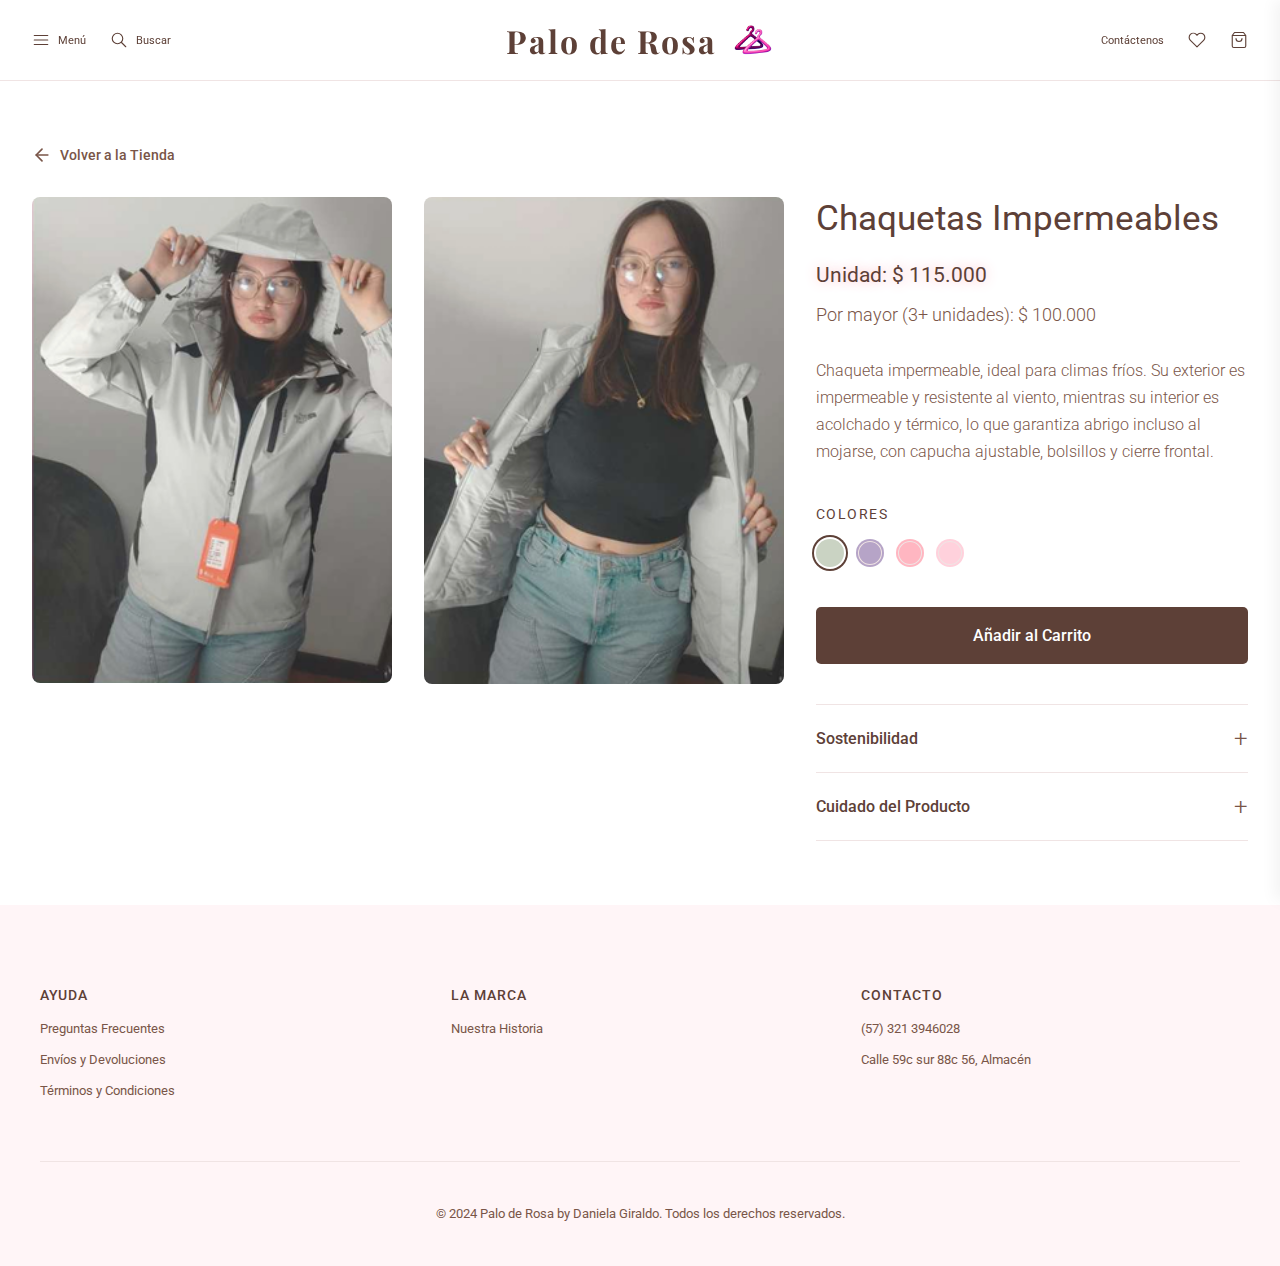
<file: product.html>
<!DOCTYPE html>
<html lang="es">
<head>
    <meta charset="UTF-8">
    <meta name="viewport" content="width=device-width, initial-scale=1.0">
    <title>Producto - Palo de Rosa by Daniela Giraldo</title>
    <link rel="icon" type="image/png" href="logo.png">
    <link rel="stylesheet" href="style.css">
    <link rel="preconnect" href="https://fonts.googleapis.com">
    <link rel="preconnect" href="https://fonts.gstatic.com" crossorigin>
    <link href="https://fonts.googleapis.com/css2?family=Playfair+Display:wght@400;700&family=Roboto:wght@300;400;500;700&display=swap" rel="stylesheet">
    
    <style>
        .product-page-main {
            padding: 4rem 2rem;
            max-width: 1600px;
            margin: 0 auto;
        }
        .product-detail-container {
            display: grid;
            grid-template-columns: 1fr 1fr 1.2fr;
            gap: 2rem;
            align-items: flex-start;
        }
        .product-image-container img,
        .product-image-container video {
            width: 100%;
            height: auto;
            border-radius: 8px;
            display: block;
        }
        .product-info-column h1 {
            font-family: 'Roboto', sans-serif;
            font-size: 2.2rem;
            font-weight: 400;
            line-height: 1.2;
            margin-bottom: 1.5rem;
        }
        .price-container {
            margin-bottom: 2rem;
        }
        .product-page-price {
            font-family: 'Roboto', sans-serif;
            font-size: 1.3rem;
            font-weight: 400;
            margin: 0.5rem 0;
        }
        .price-glow {
            color: var(--text-dark);
            text-shadow: 0 0 12px rgba(255, 182, 193, 0.9);
        }
        .product-page-price-wholesale {
            font-family: 'Roboto', sans-serif;
            font-size: 1.1rem;
            font-weight: 300;
            color: var(--text-light);
        }
        .product-description {
            font-family: 'Roboto', sans-serif;
            font-weight: 300;
            font-size: 1rem;
            line-height: 1.7;
        }
        .color-selector {
            margin-top: 2.5rem;
            margin-bottom: 2.5rem;
        }
        .color-selector h4 {
            margin: 0 0 1rem 0;
            font-family: 'Roboto', sans-serif;
            font-weight: 400;
            font-size: 0.9rem;
            text-transform: uppercase;
            letter-spacing: 0.1em;
            color: var(--text-dark);
        }
        .color-swatches {
            display: flex;
            gap: 0.75rem;
            align-items: center;
        }
        .swatch {
            width: 28px;
            height: 28px;
            border-radius: 50%;
            cursor: pointer;
            border: 2px solid transparent;
            box-shadow: 0 0 0 1px var(--border-color) inset;
            transition: transform 0.2s, box-shadow 0.2s;
        }
        .swatch:hover {
            transform: scale(1.1);
        }
        .swatch.active {
            box-shadow: 0 0 0 2px var(--white), 0 0 0 4px var(--text-dark);
        }
        .terms-modal {
            position: fixed;
            top: 0;
            left: 0;
            width: 100%;
            height: 100%;
            background-color: rgba(0, 0, 0, 0.6);
            z-index: 1400;
            display: flex;
            justify-content: center;
            align-items: center;
            padding: 1rem;
            opacity: 0;
            visibility: hidden;
            transition: opacity 0.3s, visibility 0.3s;
        }
        .terms-modal.visible {
            opacity: 1;
            visibility: visible;
        }
        .terms-modal-content {
            background-color: var(--white);
            padding: 2.5rem;
            border-radius: 8px;
            width: 100%;
            max-width: 700px;
            max-height: 80vh;
            overflow-y: auto;
            position: relative;
            box-shadow: 0 5px 20px rgba(0,0,0,0.2);
        }
        .terms-close-btn {
            position: absolute;
            top: 15px;
            right: 15px;
            padding: 0.5rem;
            color: var(--text-light);
            background: none;
            border: none;
            cursor: pointer;
        }
        .terms-close-btn:hover { color: var(--text-dark); }
        .terms-title { font-family: 'Playfair Display', serif; font-size: 1.8rem; margin: 0 0 1.5rem 0; text-align: center; }
        .terms-text-container { font-family: 'Roboto', sans-serif; font-size: 0.9rem; line-height: 1.6; color: var(--text-light); }
        .terms-text-container h4 { font-weight: 500; color: var(--text-dark); margin-top: 1.5rem; margin-bottom: 0.5rem; }

        .checkout-success-view {
            text-align: center;
            padding: 0.5rem 0;
        }
        .step-box {
            background-color: var(--background-light);
            border: 1px solid var(--border-color);
            border-radius: 8px;
            padding: 1.25rem;
            margin-bottom: 1rem;
        }
        .step-box p {
            font-size: 0.95rem;
            color: var(--text-dark);
            line-height: 1.6;
            margin: 0 0 1rem 0;
        }
        .step-box strong {
            font-weight: 500;
            color: var(--text-dark);
        }
        .highlight-text {
            background-color: #FFFDE7;
            padding: 3px 6px;
            border-radius: 4px;
            font-weight: 500;
        }
        .checkout-success-view .payment-btn {
            width: 100%;
            text-align: center;
        }

        @media (max-width: 1200px) {
            .product-page-main {
                padding: 3rem 1.5rem;
            }
             .product-detail-container {
                grid-template-columns: 1fr 1fr;
                gap: 2rem;
            }
            #image-column-2 {
                display: none;
            }
        }
        
        @media (max-width: 768px) {
            .product-page-main {
                padding: 2rem 1rem;
            }
            .product-detail-container {
                grid-template-columns: 1fr;
                gap: 1.5rem;
            }
             #image-column-1 {
                margin-bottom: 0;
            }
            .product-info-column h1 {
                font-size: 1.8rem;
            }
        }
    </style>
</head>
<body>

    <div class="search-overlay" id="search-overlay">
        <button class="search-close-btn" id="search-close-btn">
            <svg xmlns="http://www.w3.org/2000/svg" width="24" height="24" viewBox="0 0 24 24" fill="none" stroke="currentColor" stroke-width="2" stroke-linecap="round" stroke-linejoin="round"><line x1="18" y1="6" x2="6" y2="18"></line><line x1="6" y1="6" x2="18" y2="18"></line></svg>
        </button>
        <div class="search-container">
            <form id="search-form">
                <input type="text" id="search-input" class="search-input" placeholder="¿Qué estás buscando? (ej. Parka, Chaleco...)">
                <button type="submit" class="search-submit-btn">Buscar</button>
            </form>
        </div>
    </div>

    <nav class="main-nav" id="main-nav">
        <div class="nav-header">
            <button class="nav-close-btn" id="nav-close-btn">
                <svg xmlns="http://www.w3.org/2000/svg" width="24" height="24" viewBox="0 0 24 24" fill="none" stroke="currentColor" stroke-width="2" stroke-linecap="round" stroke-linejoin="round"><line x1="18" y1="6" x2="6" y2="18"></line><line x1="6" y1="6" x2="18" y2="18"></line></svg>
                Cerrar
            </button>
        </div>
        <ul class="nav-links">
            <li><a href="index.html#new-arrivals">Novedades</a></li>
            <li class="has-submenu">
                <a href="#">Chaquetas y Rompevientos</a>
                <ul class="nav-submenu">
                    <li><a href="product.html?id=chaquetas-impermeables">Chaquetas Impermeables</a></li>
                    <li><a href="product.html?id=rompevientos-impermeable">Rompevientos Impermeable</a></li>
                    <li><a href="product.html?id=rompevientos-bicolor">Rompevientos Bicolor</a></li>
                    <li><a href="product.html?id=rompevientos-cargo">Rompevientos Cargo</a></li>
                    <li><a href="product.html?id=chaqueta-ovejera-encanto">Chaqueta Ovejera Encanto</a></li>
                    <li><a href="product.html?id=chaqueta-terciopelo">Chaqueta de Terciopelo</a></li>
                    <li><a href="product.html?id=chaqueta-vaquita">Chaqueta Vaquita</a></li>
                </ul>
            </li>
            <li class="has-submenu">
                <a href="#">Chalecos y Parkas</a>
                <ul class="nav-submenu">
                    <li><a href="product.html?id=chalecos-impermeables">Chalecos Impermeables</a></li>
                    <li><a href="product.html?id=chalecos-cuerina">Chalecos de Cuerina</a></li>
                    <li><a href="product.html?id=parka-corta-doble-faz">Parka Corta Doble Faz</a></li>
                    <li><a href="product.html?id=parkas-importadas">Parkas Importadas</a></li>
                    <li><a href="product.html?id=parka-corta">Parka Corta</a></li>
                </ul>
            </li>
            <li class="has-submenu">
                <a href="#">Bompers y Cazadoras</a>
                <ul class="nav-submenu">
                    <li><a href="product.html?id=bomper-con-capucha">Bomper con Capucha</a></li>
                    <li><a href="product.html?id=bomper">Bomper</a></li>
                    <li><a href="product.html?id=cazadora">Cazadora</a></li>
                </ul>
            </li>
            <li class="has-submenu">
                <a href="#">Prendas de Tela</a>
                <ul class="nav-submenu">
                     <li><a href="product.html?id=buzos-lana">Buzos de Lana</a></li>
                     <li><a href="product.html?id=peluche">Peluche</a></li>
                </ul>
            </li>
            <li><a href="index.html#category-showcase">Colecciones Especiales</a></li>
            <li><a href="index.html#nuestra-marca">La Marca Palo de Rosa</a></li>
        </ul>
    </nav>

    <div class="cart-sidebar" id="cart-sidebar">
        <div class="cart-header">
            <h3 class="cart-title">Mi Carrito</h3>
            <button class="cart-close-btn" id="cart-close-btn">
                <svg xmlns="http://www.w3.org/2000/svg" width="24" height="24" viewBox="0 0 24 24" fill="none" stroke="currentColor" stroke-width="2" stroke-linecap="round" stroke-linejoin="round"><line x1="18" y1="6" x2="6" y2="18"></line><line x1="6" y1="6" x2="18" y2="18"></line></svg>
            </button>
        </div>
        <div class="cart-items-container" id="cart-items-container">
            <p class="cart-empty-msg">Tu carrito está vacío.</p>
        </div>
        <div class="cart-footer">
            <div class="cart-subtotal">
                <span>Subtotal:</span>
                <span id="cart-subtotal-price">$0</span>
            </div>
            <button class="btn-checkout" id="btn-checkout">Finalizar Compra</button>
        </div>
    </div>
    
    <div class="overlay" id="overlay"></div>

    <div class="checkout-modal" id="checkout-modal">
        <div class="checkout-modal-content">
            <button class="checkout-close-btn" id="checkout-close-btn">
                <svg xmlns="http://www.w3.org/2000/svg" width="24" height="24" viewBox="0 0 24 24" fill="none" stroke="currentColor" stroke-width="2" stroke-linecap="round" stroke-linejoin="round"><line x1="18" y1="6" x2="6" y2="18"></line><line x1="6" y1="6" x2="18" y2="18"></line></svg>
            </button>
            <h2 class="checkout-title" id="checkout-title-main">Completa tu pedido</h2>
            
            <div class="checkout-form" id="checkout-form-view">
                <label for="customer-name">Nombre Completo:</label>
                <input type="text" id="customer-name" placeholder="Ej: Daniela Giraldo">
                
                <label for="customer-phone">Número de WhatsApp:</label>
                <input type="tel" id="customer-phone" placeholder="Ej: 3213946028">

                <label for="shipping-address">Dirección de Envío Completa:</label>
                <input type="text" id="shipping-address" placeholder="Ej: Carrera 10 #20-30, Apto 501, Bogotá">
                
                <p class="address-error-msg" id="address-error">Por favor, completa todos los campos.</p>

                <div class="payment-options">
                    <button class="payment-btn" data-method="Nequi">Pagar con Nequi</button>
                    <button class="payment-btn" data-method="PSE">Pagar con PSE</button>
                    <button class="payment-btn" data-method="Daviplata">Pagar con Daviplata</button>
                    <button class="payment-btn" data-method="Contraentrega">Pagar Contraentrega</button>
                </div>
            </div>

            <div class="checkout-success-view" id="checkout-success-view" style="display: none;">
                <div id="checkout-step-1" class="step-box">
                    <p><strong>Paso 1 de 2:</strong><br>Copia el resumen de tu pedido para tenerlo listo.</p>
                    <button id="copy-order-btn" class="payment-btn">Copiar Resumen del Pedido</button>
                </div>
                <div id="checkout-step-2" class="step-box" style="display: none;">
                     <p><strong>Paso 2 de 2:</strong><br>¡Texto copiado! Para finalizar, <span class="highlight-text">debes pegar el texto en el chat</span> de WhatsApp y enviarlo.</p>
                    <a href="https://wa.me/573213946028" target="_blank" id="open-whatsapp-btn" class="payment-btn">Abrir WhatsApp para Confirmar</a>
                </div>
            </div>
        </div>
    </div>

    <div class="terms-modal" id="terms-modal">
        <div class="terms-modal-content">
            <button class="terms-close-btn" id="terms-close-btn">
                <svg xmlns="http://www.w3.org/2000/svg" width="24" height="24" viewBox="0 0 24 24" fill="none" stroke="currentColor" stroke-width="2" stroke-linecap="round" stroke-linejoin="round"><line x1="18" y1="6" x2="6" y2="18"></line><line x1="6" y1="6" x2="18" y2="18"></line></svg>
            </button>
            <h2 class="terms-title">Términos y Condiciones</h2>
            <div class="terms-text-container">
                <p><strong>Última actualización:</strong> 27 de Julio, 2025</p>
                <p>Bienvenido a Palo de Rosa. Al realizar un pedido a través de nuestro sitio web o canal de WhatsApp, aceptas los siguientes términos y condiciones.</p>
                <h4>1. Pedidos y Pagos</h4>
                <p>Todos los pedidos se gestionan a través de WhatsApp. Te contactaremos para confirmar los detalles, el total y coordinar el pago. Aceptamos Nequi, PSE, Daviplata y pago contraentrega (sujeto a cobertura).</p>
                <h4>2. Envíos</h4>
                <p>Realizamos envíos a nivel nacional en Colombia. El costo y tiempo de entrega varían según la ubicación y serán comunicados durante la confirmación del pedido. No nos hacemos responsables por retrasos causados por la empresa transportadora.</p>
                <h4>3. Devoluciones y Cambios</h4>
                <p>Solo se aceptan cambios por defectos de fábrica reportados dentro de los 3 días posteriores a la recepción del producto. La prenda no debe haber sido usada y debe conservar sus etiquetas originales. No se realizan devoluciones de dinero. Para iniciar un proceso de cambio, por favor contáctanos por WhatsApp.</p>
                <h4>4. Productos</h4>
                <p>Los colores de las prendas pueden variar ligeramente debido a la iluminación de las fotografías y la calibración de las pantallas. Las descripciones de los productos buscan ser lo más precisas posible.</p>
                <h4>5. Privacidad</h4>
                <p>Tus datos personales, como nombre y dirección, se utilizarán únicamente para procesar y enviar tu pedido. No compartiremos tu información con terceros.</p>
            </div>
        </div>
    </div>

    <header class="main-header">
        <div class="header-content">
            <div class="header-left">
                <button class="header-icon-btn" id="menu-toggle" aria-label="Abrir menú">
                    <svg class="icon" viewBox="0 0 24 24"><path d="M3 12h18M3 6h18M3 18h18"></path></svg>
                    <span>Menú</span>
                </button>
                <a href="#" class="header-icon-btn" id="search-open-btn" aria-label="Buscar productos">
                    <svg class="icon" viewBox="0 0 24 24"><path d="M21 21l-6-6m2-5a7 7 0 11-14 0 7 7 0 0114 0z"></path></svg>
                    <span>Buscar</span>
                </a>
            </div>
            <div class="header-center">
                <a href="index.html#home" class="logo-link">
                    <h1>Palo de Rosa</h1>
                    <img src="logo.png" alt="Logo Palo de Rosa" class="header-logo-img" onerror="this.style.display='none'">
                </a>
            </div>
            <div class="header-right">
                <a href="https://wa.me/573213946028" target="_blank" class="header-action-link">Contáctenos</a>
                <a href="#" class="header-icon-btn icon-only" aria-label="Ver lista de deseos">
                     <svg class="icon" viewBox="0 0 24 24"><path d="M20.84 4.61a5.5 5.5 0 00-7.78 0L12 5.67l-1.06-1.06a5.5 5.5 0 00-7.78 7.78l1.06 1.06L12 21.23l7.78-7.78 1.06-1.06a5.5 5.5 0 000-7.78z"></path></svg>
                </a>
                <a href="#" class="header-icon-btn icon-only" id="cart-toggle" aria-label="Ver carrito de compras">
                    <svg class="icon" viewBox="0 0 24 24"><path d="M6 2L3 6v14a2 2 0 002 2h14a2 2 0 002-2V6l-3-4zM3 6h18"></path><path d="M16 10a4 4 0 01-8 0"></path></svg>
                    <span class="cart-item-count" id="cart-item-count">0</span>
                </a>
            </div>
        </div>
    </header>

    <main class="product-page-main">
        
        <a href="index.html" class="btn-back">
            <svg xmlns="http://www.w3.org/2000/svg" width="20" height="20" viewBox="0 0 24 24" fill="none" stroke="currentColor" stroke-width="2" stroke-linecap="round" stroke-linejoin="round"><line x1="19" y1="12" x2="5" y2="12"></line><polyline points="12 19 5 12 12 5"></polyline></svg>
            <span>Volver a la Tienda</span>
        </a>

        <div class="product-detail-container" id="product-detail">
            <div class="product-image-container" id="image-column-1"></div>
            <div class="product-image-container" id="image-column-2"></div>
            
            <div class="product-info-column">
                <h1 id="product-name">Cargando producto...</h1>
                
                <div class="price-container">
                    <p class="product-page-price price-glow" id="product-price-unit"></p>
                    <p class="product-page-price-wholesale" id="product-price-wholesale"></p>
                </div>
                
                <div class="product-description" id="product-description">
                </div>

                <div class="color-selector" id="color-selector-container">
                    <h4 id="color-title">Colores</h4>
                    <div class="color-swatches" id="color-swatches">
                    </div>
                </div>

                <button class="add-to-cart-btn-page" id="add-to-cart-btn">Añadir al Carrito</button>

                <div class="product-accordion">
                    <div class="accordion-item">
                        <button class="accordion-header">Sostenibilidad</button>
                        <div class="accordion-content">
                            <p>Nos comprometemos a utilizar materiales de alta calidad y procesos de producción responsables para minimizar nuestro impacto ambiental.</p>
                        </div>
                    </div>
                    <div class="accordion-item">
                        <button class="accordion-header">Cuidado del Producto</button>
                        <div class="accordion-content">
                            <p>Para mantener la calidad de tu prenda, recomendamos lavar a mano o en ciclo delicado con agua fría. No usar blanqueador. Secar a la sombra.</p>
                        </div>
                    </div>
                </div>
            </div>
        </div>
    </main>

    <footer class="main-footer">
        <div class="footer-content">
            <div class="footer-section">
                <h4>Ayuda</h4>
                <ul>
                    <li><a href="https://wa.me/573213946028" target="_blank">Preguntas Frecuentes</a></li>
                    <li><a href="https://wa.me/573213946028" target="_blank">Envíos y Devoluciones</a></li>
                    <li><a href="#" id="terms-link">Términos y Condiciones</a></li>
                </ul>
            </div>
            <div class="footer-section">
                <h4>La Marca</h4>
                <ul>
                    <li><a href="index.html#nuestra-marca">Nuestra Historia</a></li>
                </ul>
            </div>
            <div class="footer-section">
                <h4>Contacto</h4>
                <ul>
                    <li><a href="tel:+573213946028" class="footer-contact-link">(57) 321 3946028</a></li>
                    <li>Calle 59c sur 88c 56, Almacén</li>
                </ul>
            </div>
        </div>
        <div class="footer-bottom">
            <p>&copy; 2024 Palo de Rosa by Daniela Giraldo. Todos los derechos reservados.</p>
        </div>
    </footer>
    
    <script src="script.js" defer></script>

    <script>
    document.addEventListener('DOMContentLoaded', () => {
        const termsModal = document.getElementById('terms-modal');
        const termsLink = document.getElementById('terms-link');
        const termsCloseBtn = document.getElementById('terms-close-btn');

        if (termsLink && termsModal && termsCloseBtn) {
            const openTermsModal = (e) => {
                e.preventDefault();
                termsModal.classList.add('visible');
            };
            const closeTermsModal = () => {
                termsModal.classList.remove('visible');
            };
            termsLink.addEventListener('click', openTermsModal);
            termsCloseBtn.addEventListener('click', closeTermsModal);
            termsModal.addEventListener('click', (e) => {
                if (e.target === termsModal) {
                    closeTermsModal();
                }
            });
            document.addEventListener('keydown', (event) => {
                if (event.key === 'Escape' && termsModal.classList.contains('visible')) {
                    closeTermsModal();
                }
            });
        }
    });
    </script>
    
    <script>
    document.addEventListener('DOMContentLoaded', () => {
        const productsData = {
            'buzos-lana': {
                name: 'Buzos de Lana',
                description: 'Buzo de lana con diseño clásico de punto trenzado. Confeccionado con materiales suaves y cálidos, es la prenda perfecta para los días fríos. Su cuello redondo y ajuste cómodo lo hacen versátil para combinar con cualquier look. Una pieza esencial que aporta textura y estilo a tu armario.',
                colors: {
                    'rosa': { hex: '#E6A4B4', unit_price: 85000, wholesale_price: 75000, images: ['WhatsApp Video 2025-07-25 at 4.01.05 PM.mp4', 'WhatsApp Image 2025-07-25 at 4.01.05 PM.jpeg'] },
                    'beige': { hex: '#F3EEEA', unit_price: 85000, wholesale_price: 75000, images: ['WhatsApp Video 2025-07-25 at 4.01.05 PM.mp4', 'WhatsApp Image 2025-07-25 at 4.01.05 PM.jpeg'] },
                    'azul_claro': { hex: '#A0C4E2', unit_price: 85000, wholesale_price: 75000, images: ['WhatsApp Video 2025-07-25 at 4.01.05 PM.mp4', 'WhatsApp Image 2025-07-25 at 4.01.05 PM.jpeg'] },
                    'camel': { hex: '#C19A6B', unit_price: 85000, wholesale_price: 75000, images: ['WhatsApp Video 2025-07-25 at 4.01.05 PM.mp4', 'WhatsApp Image 2025-07-25 at 4.01.05 PM.jpeg'] },
                    'fucsia': { hex: '#D83F87', unit_price: 85000, wholesale_price: 75000, images: ['WhatsApp Video 2025-07-25 at 4.01.05 PM.mp4', 'WhatsApp Image 2025-07-25 at 4.01.05 PM.jpeg'] },
                    'negro': { hex: '#000000', unit_price: 85000, wholesale_price: 75000, images: ['WhatsApp Video 2025-07-25 at 4.01.05 PM.mp4', 'WhatsApp Image 2025-07-25 at 4.01.05 PM.jpeg'] }
                }
            },
            'chaquetas-impermeables': {
                name: 'Chaquetas Impermeables',
                description: 'Chaqueta impermeable, ideal para climas fríos. Su exterior es impermeable y resistente al viento, mientras su interior es acolchado y térmico, lo que garantiza abrigo incluso al mojarse, con capucha ajustable, bolsillos y cierre frontal.',
                colors: {
                    'verde': { hex: '#cad3c3', unit_price: 115000, wholesale_price: 100000, images: ['Captura de pantalla 2025-07-26 145927.png', 'Captura de pantalla 2025-07-26 170949.png'] },
                    'morado_claro': { hex: '#B6A4C7', unit_price: 115000, wholesale_price: 100000, images: ['Captura de pantalla 2025-07-26 171612.png', 'Captura de pantalla 2025-07-26 171626.png'] },
                    'rosado': { hex: '#FFB6C1', unit_price: 115000, wholesale_price: 100000, images: ['Captura de pantalla 2025-07-26 171654.png', 'Captura de pantalla 2025-07-26 171707.png'] },
                    'rosado_claro': { hex: '#FFD1DC', unit_price: 115000, wholesale_price: 100000, images: ['Captura de pantalla 2025-07-26 171727.png', 'Captura de pantalla 2025-07-26 171739.png'] }
                }
            },
            'rompevientos-impermeable': {
                name: 'Rompevientos Impermeable',
                description: 'Rompevientos impermeable unicolor con capucha ajustable y bolsillos laterales. Diseño oversize cómodo y versátil, fabricado en tela hidrófoba que repele el agua. Perfecto para días lluviosos o ventosos como capa protectora. Material ligero y resistente que mantiene seco sin sacrificar movilidad. Ideal para looks deportivos y casuales. Disponible en varios colores.',
                colors: {
                    'negro': { hex: '#000000', unit_price: 115000, wholesale_price: 100000, images: ['Captura de pantalla 2025-07-26 150211.png', 'Captura de pantalla 2025-07-26 194212.png'] },
                    'lila_gris': { hex: '#c1c2d3', unit_price: 115000, wholesale_price: 100000, images: ['Captura de pantalla 2025-07-26 194308.png', 'Captura de pantalla 2025-07-26 194321.png'] },
                    'rosa_palido': { hex: '#f1e8e9', unit_price: 115000, wholesale_price: 100000, images: ['Captura de pantalla 2025-07-26 194345.png', 'Captura de pantalla 2025-07-26 194410.png'] },
                    'marron': { hex: '#6e4f4b', unit_price: 115000, wholesale_price: 100000, images: ['Captura de pantalla 2025-07-26 194439.png', 'Captura de pantalla 2025-07-26 194453.png'] }
                }
            },
            'rompevientos-bicolor': {
                name: 'Rompevientos Bicolor',
                description: 'Chaqueta deportiva con capucha y diseño bicolor en bloques. Fabricada en poliéster hidrófobo con relleno de algodón sintético para mayor calidez. Cierre frontal completo y ajuste cómodo. Perfecta para actividades al aire libre y looks casuales urbanos.',
                colors: {
                    'blanco': { hex: '#FFFFFF', unit_price: 115000, wholesale_price: 100000, images: ['Captura de pantalla 2025-07-26 195846.png', 'Captura de pantalla 2025-07-26 195938.png'] },
                    'verde_opaco': { hex: '#5E7164', unit_price: 115000, wholesale_price: 100000, images: ['Captura de pantalla 2025-07-26 195958.png', 'Captura de pantalla 2025-07-26 195958.png'] },
                    'gris_azulado': { hex: '#8D99AE', unit_price: 115000, wholesale_price: 100000, images: ['Captura de pantalla 2025-07-26 200029.png', 'Captura de pantalla 2025-07-26 200029.png'] },
                    'negro': { hex: '#000000', unit_price: 115000, wholesale_price: 100000, images: ['Captura de pantalla 2025-07-26 200049.png', 'Captura de pantalla 2025-07-26 200049.png'] }
                }
            },
            'rompevientos-cargo': {
                name: 'Rompevientos Cargo',
                description: 'Chaqueta con capucha y múltiples bolsillos. Diseño militar urbano con detalles funcionales y cierre frontal. Material resistente ideal para looks streetwear y actividades al aire libre. Estilo oversized con cordones ajustables en capucha. Disponible en varios colores.',
                colors: {
                    'beige': { hex: '#D2B48C', unit_price: 115000, wholesale_price: 100000, images: ['Captura de pantalla 2025-07-26 201200.png'] },
                    'negro': { hex: '#000000', unit_price: 115000, wholesale_price: 100000, images: ['Captura de pantalla 2025-07-26 201358.png'] },
                    'blanco': { hex: '#FFFFFF', unit_price: 115000, wholesale_price: 100000, images: ['Captura de pantalla 2025-07-26 201411.png'] },
                    'verde': { hex: '#556B2F', unit_price: 115000, wholesale_price: 100000, images: ['Captura de pantalla 2025-07-26 201430.png'] }
                }
            },
            'chalecos-impermeables': {
                name: 'Chalecos Impermeables',
                description: 'Chaleco impermeable acolchado con cuello alto y cierre frontal. Diseño sin mangas y con caucho ajustable. Material resistente al agua con relleno térmico para mayor calidez. Perfecto para looks casuales y actividades al aire libre. Disponible en varios colores.',
                colors: {
                    'negro': { hex: '#000000', unit_price: 35000, wholesale_price: 30000, images: ['Captura de pantalla 2025-07-26 205050.png', 'Captura de pantalla 2025-07-26 205106.png'] },
                    'blanco': { hex: '#FFFFFF', unit_price: 35000, wholesale_price: 30000, images: ['Captura de pantalla 2025-07-26 205122.png', 'Captura de pantalla 2025-07-26 205137.png'] }
                }
            },
            'chalecos-cuerina': {
                name: 'Chaleco de Cuerina',
                description: 'Chaleco de cuerina con forro de peluche y cierre frontal. Diseño versátil sin mangas, perfecto para looks en capas. Material sintético que brinda calidez y estilo. Disponible en varios colores.',
                colors: {
                    'marron': { hex: '#a57c68', unit_price: 55000, wholesale_price: 45000, images: ['Captura de pantalla 2025-07-26 205737.png', 'Captura de pantalla 2025-07-26 150541.png'] },
                    'beige_claro': { hex: '#f0e1d1', unit_price: 55000, wholesale_price: 45000, images: ['Captura de pantalla 2025-07-26 205651.png', 'Captura de pantalla 2025-07-26 205712.png'] }
                }
            },
            'parka-corta-doble-faz': {
                name: 'Parka Corta Doble Faz',
                description: 'Chaqueta doble faz, una de sus caras es impermeable, mientras que por su otra cara es totalmente de peluche, en ambos lados cuenta con bolsillos y capucha removible. Ideal para frío y mayor versatilidad.',
                colors: {
                    'negro': { hex: '#000000', unit_price: 115000, wholesale_price: 100000, images: ['Captura de pantalla 2025-07-26 210638.png', 'Captura de pantalla 2025-07-26 210659.png'] },
                    'beige': { hex: '#f0e1d1', unit_price: 115000, wholesale_price: 100000, images: ['Captura de pantalla 2025-07-26 210728.png', 'Captura de pantalla 2025-07-26 210744.png'] },
                    'marron': { hex: '#a57c68', unit_price: 115000, wholesale_price: 100000, images: ['Captura de pantalla 2025-07-26 210816.png', 'Captura de pantalla 2025-07-26 210833.png'] },
                    'cafe_oscuro': { hex: '#5D4037', unit_price: 115000, wholesale_price: 100000, images: ['Captura de pantalla 2025-07-26 150610.png', 'Captura de pantalla 2025-07-26 225308.png'] }
                }
            },
            'parkas-importadas': {
                name: 'Parkas Importadas',
                description: 'Parka larga acolchada con capucha y cuello de peluche sintético. Diseño oversized con cinturón ajustable y múltiples bolsillos. Relleno térmico que proporciona máxima protección contra el frío. Perfecta para invierno con estilo urbano y elegante. Disponible en varios colores.',
                colors: {
                    'verde_menta': { hex: '#A2E4D2', unit_price: 115000, wholesale_price: 105000, images: ['Captura de pantalla 2025-07-26 234234.png'] },
                    'rosa_palido': { hex: '#F0D9D1', unit_price: 115000, wholesale_price: 105000, images: ['Captura de pantalla 2025-07-26 150646.png', 'Captura de pantalla 2025-07-26 234107.png'] },
                    'negro': { hex: '#000000', unit_price: 115000, wholesale_price: 105000, images: ['Captura de pantalla 2025-07-26 234318.png'] },
                    'marron_topo': { hex: '#6D5F54', unit_price: 115000, wholesale_price: 105000, images: ['Captura de pantalla 2025-07-26 234355.png'] },
                    'azul_claro': { hex: '#89CFF0', unit_price: 115000, wholesale_price: 105000, images: ['Captura de pantalla 2025-07-26 234425.png'] }
                }
            },
            'parka-corta': {
                name: 'Parka Corta',
                description: 'Chaqueta puffer corta con capucha de peluche y puños tejidos. Diseño bomber acolchado con cierre frontal y ajuste elástico en cintura. Relleno térmico que brinda calidez y comodidad. Perfecta para looks casuales de invierno con estilo urbano. Disponible en varios colores.',
                colors: {
                    'blanco': { hex: '#FFFFFF', unit_price: 115000, wholesale_price: 105000, images: ['Captura de pantalla 2025-07-27 110143.png'] },
                    'marron': { hex: '#a57c68', unit_price: 115000, wholesale_price: 105000, images: ['Captura de pantalla 2025-07-27 110206.png'] },
                    'negro': { hex: '#000000', unit_price: 115000, wholesale_price: 105000, images: ['Captura de pantalla 2025-07-27 110224.png'] },
                    'beige': { hex: '#f0e1d1', unit_price: 115000, wholesale_price: 105000, images: ['Captura de pantalla 2025-07-27 110238.png'] }
                }
            },
            'bomper-con-capucha': {
                name: 'Bomper con capucha',
                description: 'Chaqueta de peluche sintético con diseño esponjoso y textura suave. Corte crop moderno con cierre frontal, mangas amplias y bolsillos prácticos. Perfecta para crear looks casuales y cómodos en climas frescos. Su material mullido y ligero aporta calidez sin peso adicional. Disponible en varios colores.',
                colors: {
                    'blanco': { hex: '#FFFFFF', unit_price: 55000, wholesale_price: 48000, images: ['Captura de pantalla 2025-07-27 110723.png', 'Captura de pantalla 2025-07-27 110856.png'] },
                    'rosa_palido': { hex: '#87CEFA', unit_price: 55000, wholesale_price: 48000, images: ['Captura de pantalla 2025-07-27 110922.png', 'Captura de pantalla 2025-07-27 110944.png'] },
                    'negro': { hex: '#000000', unit_price: 55000, wholesale_price: 48000, images: ['Captura de pantalla 2025-07-27 111016.png', 'Captura de pantalla 2025-07-27 111034.png'] }
                }
            },
            'bomper': {
                name: 'Bomper',
                description: 'Bomber metalizada con acabado brillante y cierre frontal. Diseño oversized con puños y cintura elásticos. Material sintético con efecto espejo que refleja la luz. Perfecta para looks futuristas y urbanos con mucha personalidad. Disponible en varios colores.',
                colors: {
                    'cobre': { hex: '#c88a81', unit_price: 58000, wholesale_price: 50000, images: ['Captura de pantalla 2025-07-27 111607.png', 'Captura de pantalla 2025-07-27 111632.png'] },
                    'plata': { hex: '#d1c4c0', unit_price: 58000, wholesale_price: 50000, images: ['Captura de pantalla 2025-07-27 111654.png', 'Captura de pantalla 2025-07-27 111712.png'] },
                    'cafe_oscuro': { hex: '#413735', unit_price: 58000, wholesale_price: 50000, images: ['Captura de pantalla 2025-07-27 111734.png'] }
                }
            },
            'chaqueta-ovejera-encanto': {
                name: 'Chaqueta ovejera encanto',
                description: 'Chaqueta puffer cropped con capucha de peluche, con diseño moderno y juvenil. Fabricada en material acolchado resistente al viento, perfecta para climas fríos y para lograr un look trendy y cómoda. Cuenta con cierre frontal completo y ajuste elástico en la cintura que realza la silueta. La capucha desmontable con forro de peluche sintético añade calidez y estilo. Ideal para combinar con jeans y crear outfits casuales con personalidad. Disponible en varios colores.',
                colors: {
                    'lila': { hex: '#e1dff0', unit_price: 115000, wholesale_price: 100000, images: ['Captura de pantalla 2025-07-27 112723.png', 'Captura de pantalla 2025-07-27 112743.png'] },
                    'crema': { hex: '#f5e9e2', unit_price: 115000, wholesale_price: 100000, images: ['Captura de pantalla 2025-07-27 112802.png', 'Captura de pantalla 2025-07-27 112838.png'] },
                    'cafe': { hex: '#8a6f68', unit_price: 115000, wholesale_price: 100000, images: ['Captura de pantalla 2025-07-27 004331.png', 'Captura de pantalla 2025-07-27 112907.png'] }
                }
            },
            'peluche': {
                name: 'Peluche',
                description: 'Chaqueta de peluche sintético con diseño esponjoso y textura suave. Corte crop moderno con cierre frontal, mangas amplias y bolsillos prácticos. Perfecta para crear looks casuales y cómodos en climas frescos. Su material mullido y ligero aporta calidez sin peso adicional. Disponible en varios colores.',
                colors: {
                    'blanco': { hex: '#FFFFFF', unit_price: 85000, wholesale_price: 70000, images: ['Captura de pantalla 2025-07-27 004407.png', 'Captura de pantalla 2025-07-27 113420.png'] },
                    'rosa_palido': { hex: '#fbeee5', unit_price: 85000, wholesale_price: 70000, images: ['Captura de pantalla 2025-07-27 113441.png', 'Captura de pantalla 2025-07-27 113513.png'] },
                    'negro': { hex: '#000000', unit_price: 85000, wholesale_price: 70000, images: ['Captura de pantalla 2025-07-27 113534.png', 'Captura de pantalla 2025-07-27 113636.png'] }
                }
            },
            'cazadora': {
                name: 'Cazadora',
                description: 'Cazadora de cuerina con forro de peluche y cuello alto. Diseño aviador moderno con cierre frontal y bolsillos prácticos. Material sintético resistente que combina estilo y calidez. Perfecta para looks casuales con actitud. Disponible en varios colores.',
                colors: {
                    'gris_topo': { hex: '#a9a29a', unit_price: 95000, wholesale_price: 80000, images: ['Captura de pantalla 2025-07-27 004427.png', 'Captura de pantalla 2025-07-27 114059.png'] },
                    'cafe': { hex: '#9e8a75', unit_price: 95000, wholesale_price: 80000, images: ['Captura de pantalla 2025-07-27 114130.png', 'Captura de pantalla 2025-07-27 114202.png'] },
                    'rosa_claro': { hex: '#e7e0e1', unit_price: 95000, wholesale_price: 80000, images: ['Captura de pantalla 2025-07-27 114230.png', 'Captura de pantalla 2025-07-27 114259.png'] }
                }
            },
            'chaqueta-terciopelo': {
                name: 'Chaqueta de Terciopelo',
                description: 'Chaqueta crop de terciopelo con detalles de peluche en cuello y puños. Diseño moderno y elegante, perfecta para looks casuales o urbanos. Incluye bolsillos prácticos y forro abrigador. Su corte versátil la convierte en una pieza clave para cualquier outfit. Disponible en varios colores.',
                colors: {
                    'blanco': { hex: '#FFFFFF', unit_price: 100000, wholesale_price: 87000, images: ['Captura de pantalla 2025-07-27 114830.png', 'Captura de pantalla 2025-07-27 114919.png'] },
                    'beige': { hex: '#e3d1b5', unit_price: 100000, wholesale_price: 87000, images: ['Captura de pantalla 2025-07-27 120151.png', 'Captura de pantalla 2025-07-27 120214.png'] },
                    'negro': { hex: '#000000', unit_price: 100000, wholesale_price: 87000, images: ['Captura de pantalla 2025-07-27 120237.png', 'Captura de pantalla 2025-07-27 120330.png'] }
                }
            },
            'chaqueta-vaquita': {
                name: 'Chaqueta Vaquita',
                description: 'Chaqueta estilo vaquita, con diseño estampado moderno y original. Fabricada en terciopelo, perfecta para climas frescos y para darle un toque único a cualquier outfit. No cuenta con bolsillos. Disponible en varios colores.',
                unit_price: 100000,
                wholesale_price: 90000,
                images: ['Captura de pantalla 2025-07-27 004104.png', 'Captura de pantalla 2025-07-27 121031.png']
            }
        };

        const urlParams = new URLSearchParams(window.location.search);
        const productId = urlParams.get('id') || 'chaquetas-impermeables';
        const productData = productsData[productId];

        const imageCol1 = document.getElementById('image-column-1');
        const imageCol2 = document.getElementById('image-column-2');
        const productNameEl = document.getElementById('product-name');
        const productDescEl = document.getElementById('product-description');
        const priceUnitEl = document.getElementById('product-price-unit');
        const priceWholesaleEl = document.getElementById('product-price-wholesale');
        const colorSelectorContainer = document.getElementById('color-selector-container');
        const colorSwatchesEl = document.getElementById('color-swatches');
        const addToCartBtn = document.getElementById('add-to-cart-btn');
        let currentSelectedColor = '';
        
        const formatPrice = (price) => new Intl.NumberFormat('es-CO', { style: 'currency', currency: 'COP', minimumFractionDigits: 0 }).format(price);

        function updateProductView(product, selectedColorName) {
            currentSelectedColor = selectedColorName;
            productNameEl.textContent = product.name;
            productDescEl.textContent = product.description;
            let mediaToShow = [];

            if (product.colors && selectedColorName) {
                const selectedColorData = product.colors[selectedColorName];
                mediaToShow = selectedColorData.images;
                priceUnitEl.textContent = `Unidad: ${formatPrice(selectedColorData.unit_price)}`;
                priceWholesaleEl.textContent = `Por mayor (3+ unidades): ${formatPrice(selectedColorData.wholesale_price)}`;
                priceWholesaleEl.style.display = 'block';
                colorSelectorContainer.style.display = 'block';

                const currentActive = colorSwatchesEl.querySelector('.active');
                if(currentActive) currentActive.classList.remove('active');
                const newActive = colorSwatchesEl.querySelector(`[data-color="${selectedColorName}"]`);
                if(newActive) newActive.classList.add('active');

            } else { 
                mediaToShow = product.images;
                priceUnitEl.textContent = `Unidad: ${formatPrice(product.unit_price)}`;
                if (product.wholesale_price) {
                    priceWholesaleEl.textContent = `Por mayor (3+ unidades): ${formatPrice(product.wholesale_price)}`;
                    priceWholesaleEl.style.display = 'block';
                } else {
                    priceWholesaleEl.style.display = 'none';
                }
                colorSelectorContainer.style.display = 'none';
            }

            const renderMedia = (container, mediaFile) => {
                if (!container) return;
                if (!mediaFile) {
                    container.innerHTML = '';
                    return;
                }
                if (mediaFile.endsWith('.mp4')) {
                    container.innerHTML = `<video src="${mediaFile}" autoplay loop muted playsinline></video>`;
                } else {
                    container.innerHTML = `<img src="${mediaFile}" alt="${product.name}">`;
                }
            };

            renderMedia(imageCol1, mediaToShow[0]);
            renderMedia(imageCol2, mediaToShow[1]);
        }

        if (productData) {
            document.title = `${productData.name} - Palo de Rosa`;
            
            addToCartBtn.addEventListener('click', () => {
                let productToAdd;
                const baseProductId = urlParams.get('id');

                const getCartImage = (images) => {
                    if (!images || images.length === 0) return '';
                    return images.find(url => /\.(png|jpg|jpeg|gif)$/i.test(url)) || images[0];
                };
                
                const capitalize = (str) => {
                    if (!str) return '';
                    return str.replace(/_/g, ' ').replace(/\b\w/g, l => l.toUpperCase());
                };

                if (productData.colors) {
                    const colorData = productData.colors[currentSelectedColor];
                    productToAdd = {
                        id: `${baseProductId}-${currentSelectedColor}`,
                        baseId: baseProductId,
                        name: `${productData.name} (${capitalize(currentSelectedColor)})`,
                        unit_price: colorData.unit_price,
                        wholesale_price: colorData.wholesale_price,
                        image: getCartImage(colorData.images)
                    };
                } else {
                    productToAdd = {
                        id: productId,
                        baseId: baseProductId,
                        name: productData.name,
                        unit_price: productData.unit_price,
                        wholesale_price: productData.wholesale_price,
                        image: getCartImage(productData.images)
                    };
                }
                
                document.dispatchEvent(new CustomEvent('addToCart', { detail: productToAdd }));
            });

            if (productData.colors) {
                colorSwatchesEl.innerHTML = '';
                Object.keys(productData.colors).forEach(colorName => {
                    const colorData = productData.colors[colorName];
                    const swatch = document.createElement('div');
                    swatch.className = 'swatch';
                    swatch.style.backgroundColor = colorData.hex;
                    swatch.dataset.color = colorName;
                    swatch.addEventListener('click', () => updateProductView(productData, colorName));
                    colorSwatchesEl.appendChild(swatch);
                });
                const firstColor = Object.keys(productData.colors)[0];
                updateProductView(productData, firstColor);
            } else {
                updateProductView(productData, null);
            }

        } else {
            document.getElementById('product-detail').innerHTML = '<h1>Producto no encontrado</h1><p>El producto que buscas no existe. <a href="index.html" class="btn-back">Volver a la tienda</a>.</p>';
        }

        document.querySelectorAll('.accordion-item').forEach(item => {
            const header = item.querySelector('.accordion-header');
            if (header) {
                header.addEventListener('click', () => {
                    item.classList.toggle('active');
                });
            }
        });
    });
    </script>
</body>
</html>
</file>
<file: style.css>
/* --- Paleta de Colores Pastel --- */
:root {
    --white: #FFFFFF;
    --background-light: #FFF9F9;
    --pastel-pink: #FFD1DC;
    --accent-pink: #FFB6C1;
    --text-dark: #5D4037;
    --text-light: #795548;
    --border-color: #F0E4E4;
}

/* Estilos Generales */
html {
    box-sizing: border-box;
}
*, *:before, *:after {
    box-sizing: inherit;
}

body {
    font-family: 'Roboto', sans-serif;
    margin: 0;
    color: var(--text-dark);
    background-color: var(--white);
}

body.no-scroll {
    overflow: hidden;
}

a, button {
    text-decoration: none;
    color: inherit;
    background: none;
    border: none;
    padding: 0;
    cursor: pointer;
    font-family: inherit;
}

ul {
    list-style: none;
    padding: 0;
    margin: 0;
}

h1, h2, h3 {
    font-family: 'Playfair Display', serif;
    font-weight: 400;
}

/* Menú de Navegación Lateral */
.main-nav {
    position: fixed;
    top: 0;
    left: 0;
    width: 320px;
    height: 100%;
    background-color: var(--white);
    z-index: 1100;
    transform: translateX(-100%);
    transition: transform 0.4s cubic-bezier(0.25, 0.46, 0.45, 0.94);
    display: flex;
    flex-direction: column;
}

.main-nav.nav-active {
    transform: translateX(0);
}

.nav-header {
    padding: 1rem 1.5rem;
    border-bottom: 1px solid var(--border-color);
}

.nav-close-btn {
    display: flex;
    align-items: center;
    gap: 0.5rem;
    font-size: 0.8rem;
    color: var(--text-dark);
    padding: 0.5rem;
    margin-left: -0.5rem;
}

.nav-links {
    padding: 1rem 0;
    overflow-y: auto;
}

.nav-links li a {
    display: block;
    padding: 0.8rem 2rem;
    font-size: 0.9rem;
    color: var(--text-dark);
    transition: background-color 0.3s;
}

.nav-links li a:hover {
    background-color: var(--background-light);
}

/* --- ESTILOS DEL CARRITO DE COMPRAS --- */
.cart-sidebar {
    position: fixed;
    top: 0;
    right: 0;
    width: 380px;
    height: 100%;
    background-color: var(--white);
    z-index: 1100;
    transform: translateX(100%);
    transition: transform 0.4s cubic-bezier(0.25, 0.46, 0.45, 0.94);
    display: flex;
    flex-direction: column;
    box-shadow: -5px 0 15px rgba(0,0,0,0.05);
}

.cart-sidebar.cart-active {
    transform: translateX(0);
}

.cart-header {
    display: flex;
    justify-content: space-between;
    align-items: center;
    padding: 1rem 1.5rem;
    border-bottom: 1px solid var(--border-color);
}

.cart-title {
    margin: 0;
    font-size: 1.2rem;
}

.cart-close-btn {
    padding: 0.5rem;
}

.cart-items-container {
    flex-grow: 1;
    overflow-y: auto;
    padding: 1rem 1.5rem;
}

.cart-empty-msg {
    text-align: center;
    color: var(--text-light);
    margin-top: 2rem;
}

.cart-item {
    display: flex;
    gap: 1rem;
    margin-bottom: 1.5rem;
}

.cart-item-image img {
    width: 80px;
    height: 100px;
    object-fit: cover;
    border: 1px solid var(--border-color);
}

.cart-item-details {
    flex-grow: 1;
    display: flex;
    flex-direction: column;
}

.cart-item-name {
    font-family: 'Roboto', sans-serif;
    font-weight: 500;
    font-size: 0.9rem;
    margin: 0 0 0.5rem 0;
}

.cart-item-price {
    font-size: 0.9rem;
    color: var(--text-light);
    margin-bottom: 0.75rem;
}

.cart-item-actions {
    display: flex;
    justify-content: space-between;
    align-items: center;
    margin-top: auto;
}

.quantity-control {
    display: flex;
    align-items: center;
    border: 1px solid var(--border-color);
}

.quantity-btn {
    width: 28px;
    height: 28px;
    font-size: 1.2rem;
    color: var(--text-light);
}
.quantity-btn:hover {
    background-color: var(--background-light);
}

.item-quantity {
    width: 30px;
    text-align: center;
    font-size: 0.9rem;
}

.remove-item-btn {
    font-size: 0.7rem;
    text-decoration: underline;
    color: var(--text-light);
}
.remove-item-btn:hover {
    color: var(--accent-pink);
}

.cart-footer {
    padding: 1.5rem;
    border-top: 1px solid var(--border-color);
}

.cart-subtotal {
    display: flex;
    justify-content: space-between;
    font-size: 1rem;
    font-weight: 500;
    margin-bottom: 1rem;
}

.btn-checkout {
    display: block;
    width: 100%;
    padding: 1rem;
    text-align: center;
    background-color: var(--accent-pink);
    color: var(--white);
    font-weight: 500;
    border-radius: 5px;
    transition: background-color 0.3s;
}

.btn-checkout:hover {
    background-color: var(--text-dark);
}


/* Overlay para el fondo */
.overlay {
    position: fixed;
    top: 0;
    left: 0;
    width: 100%;
    height: 100%;
    background-color: rgba(0, 0, 0, 0.5);
    z-index: 1050;
    opacity: 0;
    visibility: hidden;
    transition: opacity 0.4s, visibility 0.4s;
}

.overlay.overlay-active {
    opacity: 1;
    visibility: visible;
}

/* Encabezado Principal */
.main-header {
    position: sticky;
    top: 0;
    z-index: 1000;
    background-color: rgba(255, 255, 255, 0.95);
    backdrop-filter: blur(10px);
    -webkit-backdrop-filter: blur(10px);
    border-bottom: 1px solid var(--border-color);
    padding: 0 2rem;
    width: 100%;
}

.header-content {
    display: flex;
    justify-content: space-between;
    align-items: center;
    height: 80px;
    max-width: 1600px;
    margin: 0 auto;
}

.header-left, .header-right {
    display: flex;
    align-items: center;
    gap: 1.5rem;
    flex: 1;
}

.header-right {
    justify-content: flex-end;
}

.header-center {
    flex: 2;
    text-align: center;
}

.logo-link {
    display: inline-flex;
    align-items: center;
    justify-content: center;
    gap: 15px;
}

.logo-link h1 {
    margin: 0;
    font-size: 2rem;
    letter-spacing: 2px;
    font-weight: 700;
    color: var(--text-dark);
}

.header-logo-img {
    height: 40px;
    width: auto;
}

.header-icon-btn {
    display: flex;
    align-items: center;
    gap: 0.5rem;
    font-size: 0.7rem;
    color: var(--text-dark);
    transition: color 0.3s ease;
    position: relative;
}
.header-icon-btn:hover {
    color: var(--accent-pink);
}
.header-icon-btn .icon {
    width: 18px;
    height: 18px;
    stroke: currentColor;
    stroke-width: 1.5;
    fill: none;
    stroke-linecap: round;
    stroke-linejoin: round;
}

.header-action-link {
    font-size: 0.7rem;
    color: var(--text-dark);
}

/* --- Animación y contador del carrito --- */
#cart-toggle.animate {
    animation: cart-shake 0.5s cubic-bezier(.36,.07,.19,.97) both;
}

@keyframes cart-shake {
  10%, 90% { transform: translate3d(-1px, 0, 0); }
  20%, 80% { transform: translate3d(2px, 0, 0); }
  30%, 50%, 70% { transform: translate3d(-4px, 0, 0); }
  40%, 60% { transform: translate3d(4px, 0, 0); }
}


.cart-item-count {
    position: absolute;
    top: -5px;
    right: -8px;
    background-color: var(--accent-pink);
    color: white;
    font-size: 10px;
    font-weight: bold;
    width: 18px;
    height: 18px;
    border-radius: 50%;
    display: flex;
    justify-content: center;
    align-items: center;
    transition: transform 0.2s, opacity 0.2s;
    transform: scale(0);
    opacity: 0;
}

.cart-item-count.visible {
    transform: scale(1);
    opacity: 1;
}


/* Sección Hero */
.hero-section {
    height: calc(100vh - 81px);
    position: relative;
    display: flex;
    justify-content: center;
    align-items: center;
    text-align: center;
    color: var(--white);
    overflow: hidden;
}

.hero-background {
    position: absolute;
    top: 0;
    left: 0;
    width: 100%;
    height: 100%;
    display: grid;
    grid-template-columns: 1fr 40% 1fr; 
    z-index: 1;
}

.hero-background::after {
    content: '';
    position: absolute;
    top: 0;
    left: 0;
    width: 100%;
    height: 100%;
    background: linear-gradient(to top, rgba(0,0,0,0.4), rgba(0,0,0,0.1));
    z-index: 2;
}


.hero-bg-item {
    width: 100%;
    height: 100%;
    position: relative;
    overflow: hidden; /* Asegura que la imagen no se desborde */
}

.hero-bg-item img,
.hero-bg-item video {
    width: 100%;
    height: 100%;
    object-fit: cover; /* Esto es clave para que la imagen/video llene el contenedor */
}

.hero-content {
    position: relative;
    z-index: 3;
    padding: 2rem;
    text-shadow: 0 2px 10px rgba(0, 0, 0, 0.5);
}

.hero-subtitle {
    font-family: 'Roboto', sans-serif;
    text-transform: uppercase;
    font-size: 0.75rem;
    letter-spacing: 1px;
    display: block;
    margin-bottom: 0.5rem;
}

.hero-content h2 {
    font-size: 2.8rem;
    margin: 0 0 1.5rem 0;
    font-weight: 700;
}

.hero-cta {
    font-family: 'Roboto', sans-serif;
    font-weight: 400;
    font-size: 0.8rem;
    padding-bottom: 3px;
    border-bottom: 1px solid var(--white);
    transition: color 0.3s, border-color 0.3s;
}

.hero-cta:hover {
    color: var(--pastel-pink);
    border-color: var(--pastel-pink);
}

/* --- Showcase de Categorías (ESTILOS ACTUALIZADOS) --- */
.category-showcase {
    padding: 4rem 2rem;
    background-color: var(--white);
    text-align: center;
}

.category-grid {
    display: grid;
    grid-template-columns: repeat(4, 1fr);
    gap: 2.5rem 1.5rem;
    max-width: 1400px;
    margin: 0 auto;
}

.category-card {
    text-align: center;
    transition: transform 0.3s ease;
    border-radius: 8px;
}

.category-card:hover {
    transform: translateY(-8px);
}

.category-image {
    overflow: hidden;
    margin-bottom: 1rem;
    aspect-ratio: 3 / 4;
    background-color: var(--background-light);
    position: relative;
    border-radius: 8px;
}

.category-image img {
    width: 100%;
    height: 100%;
    object-fit: cover;
    display: block;
    transition: transform 0.4s ease;
}

.category-card:hover .category-image img {
    transform: scale(1.05);
}

.category-title {
    font-family: 'Roboto', sans-serif;
    font-size: 0.9rem;
    font-weight: 400;
    color: var(--text-dark);
    margin: 0;
}

/* --- Nuevos estilos para la capa de superposición y el botón --- */
.category-overlay {
    position: absolute;
    top: 0;
    left: 0;
    width: 100%;
    height: 100%;
    background-color: rgba(0, 0, 0, 0.3);
    display: flex;
    justify-content: center;
    align-items: center;
    opacity: 0;
    transition: opacity 0.4s ease;
}

.category-card:hover .category-overlay {
    opacity: 1;
}

.view-product-btn {
    color: var(--white);
    background-color: rgba(255, 255, 255, 0.2);
    border: 1px solid var(--white);
    padding: 0.8rem 1.5rem;
    border-radius: 50px;
    font-size: 0.8rem;
    font-weight: 500;
    backdrop-filter: blur(2px);
    transition: background-color 0.3s;
}


/* Secciones de Contenido */
.new-arrivals-section {
    padding: 4rem 2rem;
    background-color: var(--background-light);
}

.section-title {
    text-align: center;
    font-size: 2rem;
    margin: 0 0 3rem 0;
    color: var(--text-dark);
}

.product-grid {
    display: grid;
    grid-template-columns: repeat(auto-fit, minmax(300px, 1fr));
    gap: 2rem;
    max-width: 1200px;
    margin: 0 auto;
}

/* --- Sección de Video --- */
.video-section {
    padding: 4rem 2rem;
    background-color: var(--white);
    text-align: center;
}

.video-container {
    position: relative;
    max-width: 1200px;
    margin: 0 auto;
    overflow: hidden;
    border-radius: 8px;
    box-shadow: 0 10px 25px rgba(0, 0, 0, 0.1);
    aspect-ratio: 16 / 9;
}

.showcase-video-element {
    width: 100%;
    height: 100%;
    object-fit: cover;
    display: block;
}

.video-overlay {
    position: absolute;
    top: 0;
    left: 0;
    width: 100%;
    height: 100%;
    background-color: rgba(0, 0, 0, 0.15);
    pointer-events: none;
}

.video-controls {
    position: absolute;
    bottom: 20px;
    left: 20px;
    z-index: 10;
}

.video-control-btn {
    background-color: rgba(255, 255, 255, 0.9);
    border: none;
    border-radius: 50%;
    width: 50px;
    height: 50px;
    display: flex;
    justify-content: center;
    align-items: center;
    cursor: pointer;
    backdrop-filter: blur(5px);
    transition: background-color 0.3s, transform 0.2s;
}

.video-control-btn:hover {
    background-color: var(--white);
    transform: scale(1.1);
}

.video-control-btn svg {
    width: 24px;
    height: 24px;
    color: var(--text-dark);
}

.video-control-btn .icon-pause {
    display: none;
}

.video-control-btn.playing .icon-pause {
    display: block;
}

.video-control-btn.playing .icon-play {
    display: none;
}

/* --- Footer --- */
.main-footer { background-color: #FFF5F7; padding: 4rem 2rem 2rem 2rem; color: var(--text-light); font-size: 0.8rem; }
.footer-content { display: grid; grid-template-columns: repeat(auto-fit, minmax(220px, 1fr)); gap: 2rem; max-width: 1200px; margin: 0 auto 3rem; }
.footer-section h4 { font-family: 'Roboto', sans-serif; font-weight: 500; font-size: 0.85rem; text-transform: uppercase; letter-spacing: 1px; margin-bottom: 1rem; color: var(--text-dark); }
.footer-section ul li { margin-bottom: 0.75rem; line-height: 1.5; }
.footer-section a:hover { color: var(--accent-pink); }
.newsletter form { display: flex; }
.newsletter input { flex-grow: 1; border: 1px solid var(--border-color); padding: 0.7rem; background: var(--white); border-radius: 5px 0 0 5px; }
.newsletter button { background-color: var(--accent-pink); color: var(--white); border: none; padding: 0.7rem 1rem; cursor: pointer; border-radius: 0 5px 5px 0; }
.footer-bottom { text-align: center; border-top: 1px solid var(--border-color); padding-top: 2rem; max-width: 1200px; margin: 0 auto; font-size: 0.8rem; color: var(--text-light); }

/* --- ESTILOS SECCIÓN MISIÓN --- */
.mission-section {
    padding: 4rem 2rem;
    background-color: var(--white);
}

.mission-box {
    max-width: 800px;
    margin: 0 auto;
    padding: 2.5rem;
    background-color: var(--background-light);
    border-left: 5px solid var(--accent-pink);
    border-radius: 8px;
    box-shadow: 0 4px 15px rgba(0,0,0,0.05);
}

.mission-box p {
    margin: 0;
    font-family: 'Playfair Display', serif;
    font-size: 1.25rem;
    line-height: 1.6;
    color: var(--text-dark);
    text-align: center;
    font-style: italic;
}

/* === ESTILOS PARA LA VENTANA DE BÚSQUEDA === */
.search-overlay {
    position: fixed;
    top: 0;
    left: 0;
    width: 100%;
    height: 100%;
    background-color: rgba(255, 249, 249, 0.8);
    backdrop-filter: blur(15px);
    -webkit-backdrop-filter: blur(15px);
    z-index: 1200;
    display: flex;
    justify-content: center;
    align-items: center;
    opacity: 0;
    visibility: hidden;
    transition: opacity 0.4s, visibility 0.4s;
}

.search-overlay.active {
    opacity: 1;
    visibility: visible;
}

.search-container {
    width: 90%;
    max-width: 600px;
    text-align: center;
}

.search-input {
    width: 100%;
    padding: 1.2rem 1.5rem;
    font-size: 1.5rem;
    border: none;
    border-bottom: 2px solid var(--text-dark);
    background-color: transparent;
    color: var(--text-dark);
    font-family: 'Playfair Display', serif;
    text-align: center;
    outline: none;
}

.search-input::placeholder {
    color: var(--text-light);
    opacity: 0.8;
}

.search-submit-btn {
    display: block;
    margin: 1.5rem auto 0;
    padding: 0.8rem 2.5rem;
    font-size: 1rem;
    font-weight: 500;
    color: var(--white);
    background-color: var(--accent-pink);
    border: none;
    border-radius: 5px;
    transition: background-color 0.3s ease;
}

.search-submit-btn:hover {
    background-color: var(--text-dark);
}

.search-close-btn {
    position: absolute;
    top: 30px;
    right: 30px;
    color: var(--text-dark);
}

.search-input.not-found {
    animation: shake 0.5s ease-in-out;
}

@keyframes shake {
    0%, 100% { transform: translateX(0); }
    20%, 60% { transform: translateX(-10px); }
    40%, 80% { transform: translateX(10px); }
}

.search-highlight {
    background-color: #FFFDE7;
    box-shadow: 0 0 0 3px #FFFDE7;
    border-radius: 5px;
    transition: all 0.5s ease-in-out;
    scroll-margin-top: 100px;
}

/* --- Estilos para la página de detalle de producto --- */
.product-page-main {
    padding: 4rem 2rem;
    max-width: 1200px;
    margin: 0 auto;
}

.product-detail-container {
    display: grid;
    grid-template-columns: 1fr 1fr;
    gap: 4rem;
    align-items: flex-start;
}

.product-image-column img {
    width: 100%;
    height: auto;
    object-fit: cover;
    border-radius: 8px;
    box-shadow: 0 5px 20px rgba(0,0,0,0.08);
}

.product-info-column h1 {
    font-size: 2.5rem;
    font-weight: 700;
    margin: 0 0 1rem 0;
}

.product-page-price {
    font-size: 1.5rem;
    color: var(--accent-pink);
    margin-bottom: 2rem;
    font-weight: 500;
}

.product-description {
    line-height: 1.7;
    color: var(--text-light);
    margin-bottom: 2.5rem;
}

.add-to-cart-btn-page {
    display: block;
    width: 100%;
    padding: 1.2rem;
    text-align: center;
    background-color: var(--text-dark);
    color: var(--white);
    font-weight: 500;
    border-radius: 5px;
    transition: background-color 0.3s;
    font-size: 1rem;
    margin-bottom: 2.5rem;
    border: none;
    cursor: pointer;
}

.add-to-cart-btn-page:hover {
    background-color: var(--accent-pink);
}

.product-accordion {
    border-top: 1px solid var(--border-color);
}

.accordion-item {
    border-bottom: 1px solid var(--border-color);
}

.accordion-header {
    width: 100%;
    text-align: left;
    padding: 1.5rem 0;
    font-size: 1rem;
    font-weight: 500;
    color: var(--text-dark);
    background: none;
    border: none;
    cursor: pointer;
    position: relative;
}

.accordion-header::after {
    content: '+';
    position: absolute;
    right: 0;
    top: 50%;
    transform: translateY(-50%);
    font-size: 1.5rem;
    font-weight: 300;
    color: var(--text-light);
    transition: transform 0.3s;
}

.accordion-item.active .accordion-header::after {
    transform: translateY(-50%) rotate(45deg);
}

.accordion-content {
    max-height: 0;
    overflow: hidden;
    transition: max-height 0.4s ease-in-out, padding 0.4s ease-in-out;
}

.accordion-item.active .accordion-content {
    max-height: 200px; /* Altura suficiente para el contenido */
    padding-bottom: 1.5rem;
}

.accordion-content p {
    margin: 0;
    line-height: 1.6;
    color: var(--text-light);
}

.btn-back {
    display: inline-flex;
    align-items: center;
    gap: 0.5rem;
    margin-bottom: 2rem;
    font-size: 0.9rem;
    font-weight: 500;
    color: var(--text-light);
    transition: color 0.3s ease;
}

.btn-back:hover {
    color: var(--accent-pink);
}

.btn-back svg {
    transition: transform 0.3s ease;
}

.btn-back:hover svg {
    transform: translateX(-3px);
}

/* ---
--- NUEVOS ESTILOS PARA EL MODAL DE CHECKOUT ---
--- */

.checkout-modal {
    position: fixed;
    top: 0;
    left: 0;
    width: 100%;
    height: 100%;
    background-color: rgba(0, 0, 0, 0.6);
    z-index: 1300;
    display: flex;
    justify-content: center;
    align-items: center;
    padding: 1rem;
    opacity: 0;
    visibility: hidden;
    transition: opacity 0.3s, visibility 0.3s;
}

.checkout-modal.visible {
    opacity: 1;
    visibility: visible;
}

.checkout-modal-content {
    background-color: var(--white);
    padding: 2rem;
    border-radius: 8px;
    width: 100%;
    max-width: 500px;
    position: relative;
    box-shadow: 0 5px 20px rgba(0,0,0,0.2);
    transform: translateY(20px);
    transition: transform 0.3s;
}

.checkout-modal.visible .checkout-modal-content {
    transform: translateY(0);
}

.checkout-close-btn {
    position: absolute;
    top: 10px;
    right: 10px;
    padding: 0.5rem;
    color: var(--text-light);
}
.checkout-close-btn:hover {
    color: var(--text-dark);
}

.checkout-title {
    font-family: 'Playfair Display', serif;
    font-size: 1.8rem;
    margin: 0 0 1.5rem 0;
    text-align: center;
}

.checkout-form label {
    display: block;
    margin-bottom: 0.5rem;
    font-size: 0.9rem;
    font-weight: 500;
}

.checkout-form input {
    width: 100%;
    padding: 0.8rem;
    border: 1px solid var(--border-color);
    border-radius: 5px;
    font-size: 1rem;
    margin-bottom: 1rem;
}

.address-error-msg {
    color: #D32F2F;
    font-size: 0.8rem;
    margin-top: -0.5rem;
    margin-bottom: 1rem;
    display: none; /* Oculto por defecto */
}

.address-error-msg.visible {
    display: block;
}

.payment-options {
    display: grid;
    grid-template-columns: 1fr 1fr;
    gap: 0.75rem;
    margin-top: 1.5rem;
}

.payment-btn {
    padding: 1rem;
    border: 1px solid var(--border-color);
    border-radius: 5px;
    font-weight: 500;
    transition: background-color 0.3s, color 0.3s;
}

.payment-btn:hover {
    background-color: var(--background-light);
    border-color: var(--accent-pink);
}


/* ---
--- DISEÑO RESPONSIVO ---
--- */

/* Tabletas (hasta 1024px) */
@media (max-width: 1024px) {
    .logo-link h1 { font-size: 1.8rem; }
    .header-logo-img { height: 38px; }
    
    .hero-background { 
        grid-template-columns: 1fr 50% 1fr; /* Damos más espacio al video central */
    }
    
    .category-grid {
        grid-template-columns: repeat(3, 1fr);
    }
    
    .product-grid {
        grid-template-columns: repeat(auto-fit, minmax(250px, 1fr));
    }
}

/* Móviles (hasta 768px) */
@media (max-width: 768px) {
    .main-header { padding: 0 1rem; }
    .header-left .header-icon-btn span, 
    .header-right .header-action-link { 
        display: none; /* Ocultamos el texto de los íconos del header */
    }
    .header-left { gap: 1rem; }
    .logo-link h1 { font-size: 1.5rem; }
    .header-logo-img { height: 32px; }

    /* ---- AJUSTE CLAVE PARA LA SECCIÓN HERO EN MÓVILES ---- */
    .hero-section {
        /* Mantenemos una altura de pantalla completa para que todo el fondo sea visible */
        height: 100vh;
        min-height: 600px; /* Altura mínima para una buena visualización */
    }

    .hero-background {
        /* Apilamos los elementos de fondo verticalmente usando flexbox */
        display: flex;
        flex-direction: column;
        /* Anulamos la configuración de grid de la versión de escritorio */
        grid-template-columns: unset;
    }

    .hero-background::after {
       /* Mantenemos el degradado para la legibilidad del texto sobre el fondo */
       display: block;
    }
    
    /* Hacemos visibles las imágenes laterales de nuevo */
    .hero-bg-item.left-image,
    .hero-bg-item.right-image {
        display: block;
    }

    /* Distribuimos el espacio vertical entre los 3 elementos de fondo */
    .hero-bg-item {
        flex: 1; /* Cada item tomará un tercio de la altura disponible */
        min-height: 0; /* Permite que flexbox encoja los elementos si es necesario */
    }
    
    /* El .hero-content ya está centrado por los estilos de .hero-section (display:flex),
       así que solo ajustamos el padding y tamaño de fuente para móvil. */
    .hero-content {
        padding: 1rem;
    }

    .hero-content h2 {
        font-size: 2.2rem;
    }
    /* ---- FIN DEL AJUSTE HERO ---- */


    .section-title { font-size: 1.8rem; }
    .category-showcase, .video-section, .new-arrivals-section, .mission-section { padding: 3rem 1rem; }
    .cart-sidebar { width: 320px; }
     .category-grid {
        grid-template-columns: repeat(2, 1fr);
        gap: 2rem 1rem;
    }

    .category-title {
        font-size: 0.8rem;
    }
    .mission-box p {
        font-size: 1.1rem;
    }
    .search-input {
        font-size: 1.2rem;
    }
    .product-page-main {
        padding: 2rem 1rem;
    }

    .btn-back {
        margin-bottom: 1rem;
    }

    .product-detail-container {
        grid-template-columns: 1fr;
        gap: 2rem;
    }

    .product-info-column h1 {
        font-size: 2rem;
    }

    .product-page-price {
        font-size: 1.2rem;
    }
}

/* Móviles pequeños (hasta 480px) */
@media (max-width: 480px) {
    .main-nav {
        width: 100%; /* El menú lateral ocupa toda la pantalla */
    }
    .cart-sidebar { 
        width: 100%; /* El carrito ocupa toda la pantalla */
    }
    .category-grid {
        gap: 1.5rem 1rem;
    }
    .mission-box {
        padding: 2rem 1.5rem;
    }
    .mission-box p {
        font-size: 1rem;
    }
    .payment-options {
        grid-template-columns: 1fr; /* Botones de pago en una sola columna */
    }
    .checkout-modal-content {
        padding: 1.5rem;
    }
    .hero-content h2 {
        font-size: 1.8rem; /* Hacemos el texto aún más pequeño en pantallas chicas */
    }
}

/* --- ESTILOS PARA EL SUBMENÚ DE NAVEGACIÓN --- */
.nav-links .has-submenu > a {
    position: relative;
}

.nav-links .has-submenu > a::after {
    content: '+';
    position: absolute;
    right: 2rem;
    top: 50%;
    transform: translateY(-50%);
    font-size: 1.2rem;
    font-weight: 300;
    color: var(--text-light);
    transition: transform 0.3s;
}

.nav-links .has-submenu.active > a::after {
    transform: translateY(-50%) rotate(45deg);
}

.nav-submenu {
    padding-left: 1rem;
    background-color: var(--background-light);
    max-height: 0;
    overflow: hidden;
    transition: max-height 0.4s ease-in-out;
}

.nav-submenu li a {
    padding: 0.6rem 2.5rem;
    font-size: 0.85rem;
    color: var(--text-light);
}

.nav-submenu li a:hover {
    color: var(--accent-pink);
    background-color: #fff;
}
</file>
